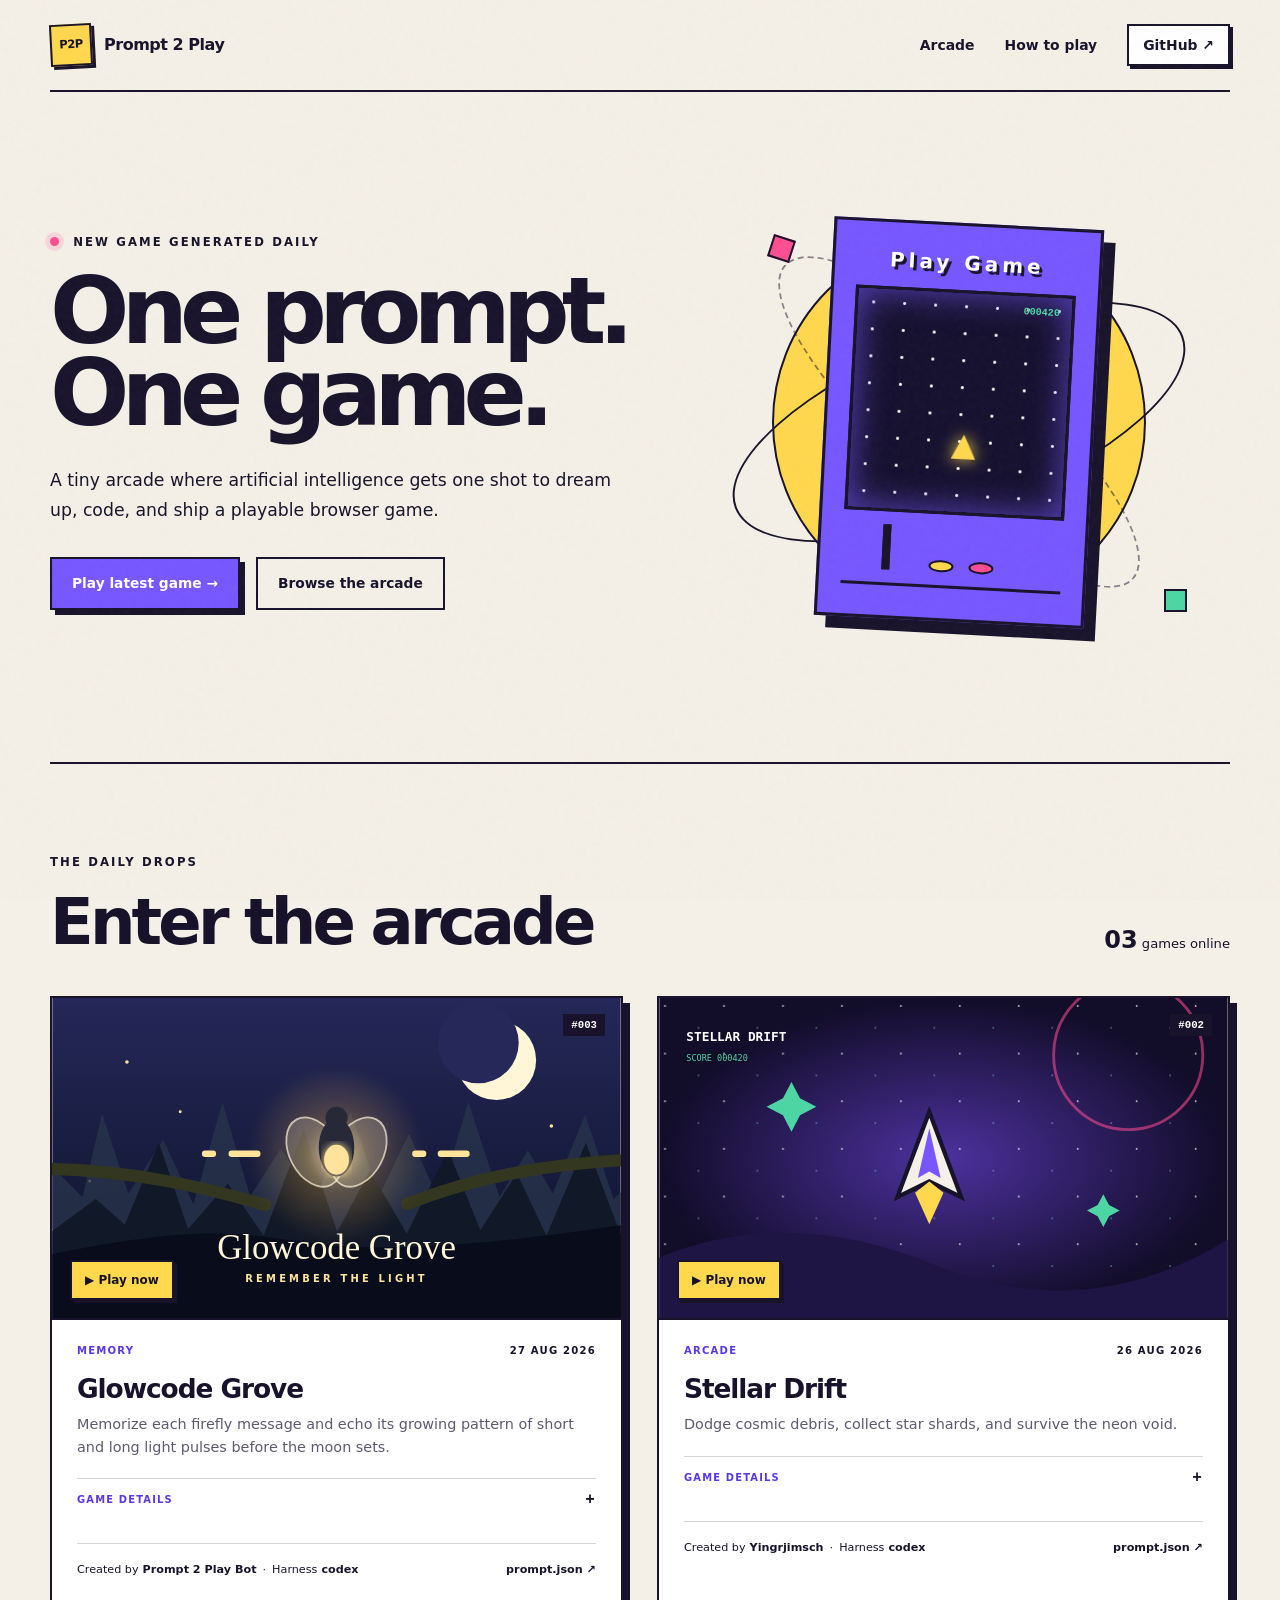
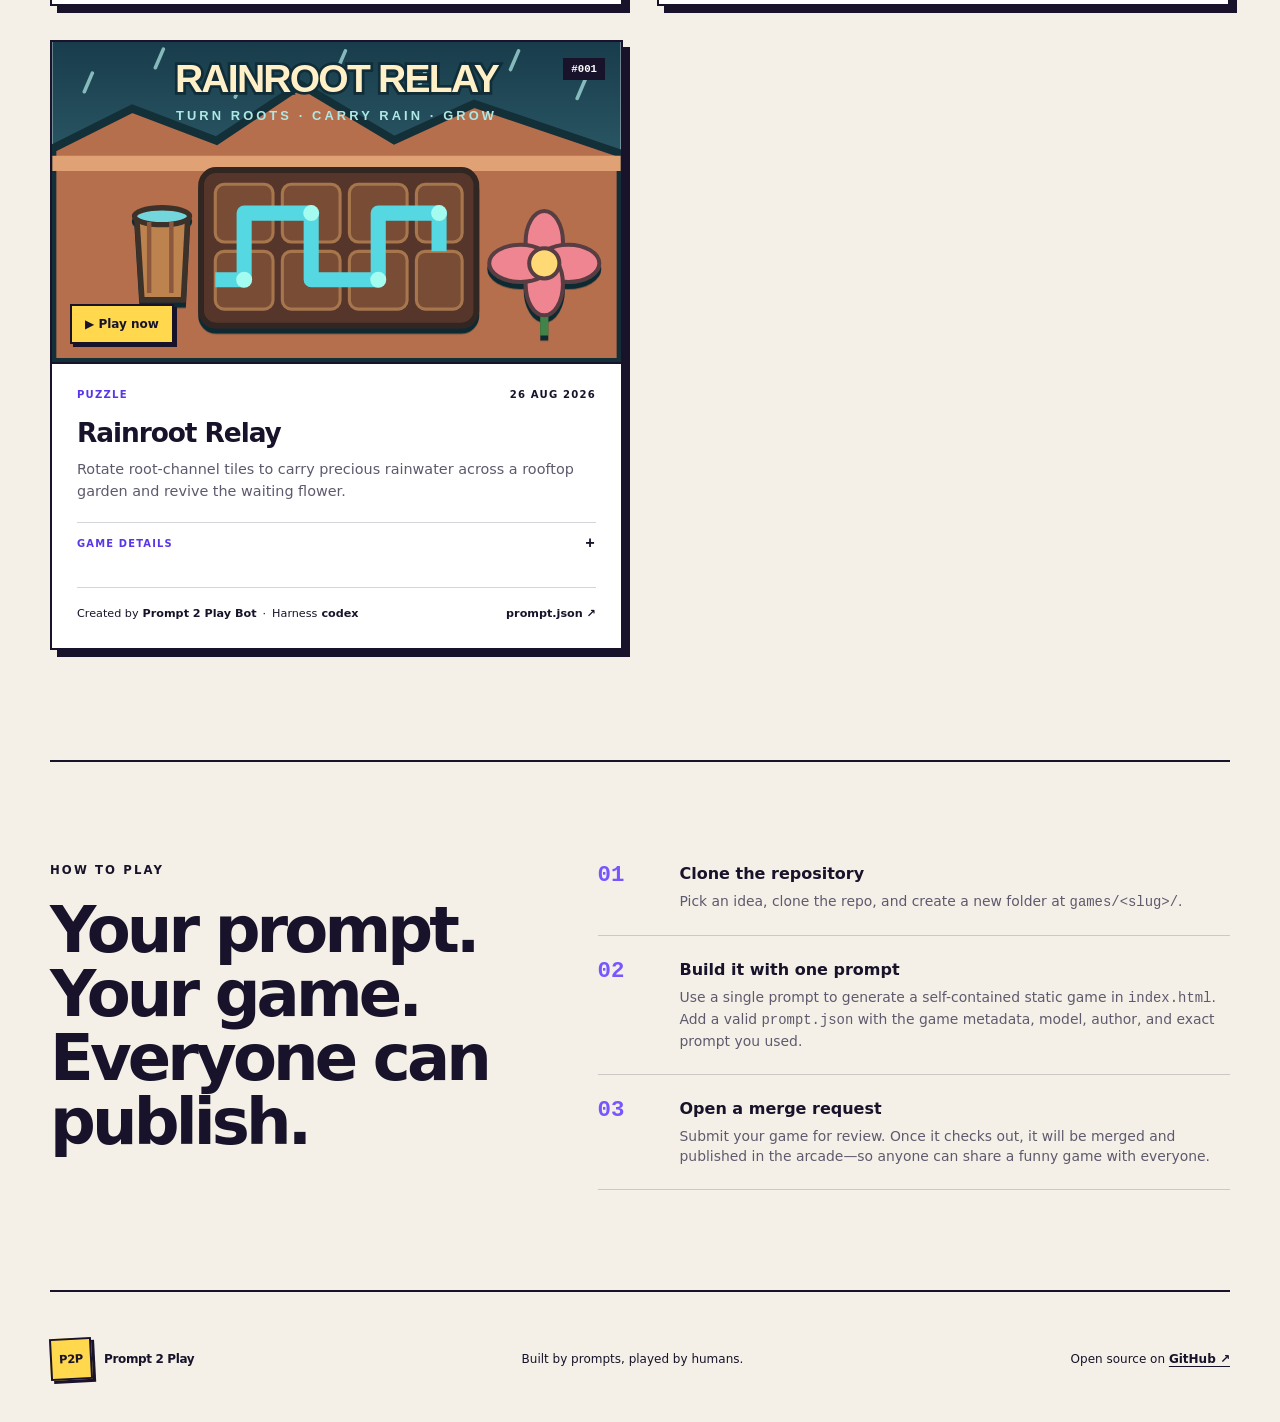
<file: index.html>
<!doctype html>
<html lang="en">
<head>
  <meta charset="UTF-8"><meta name="viewport" content="width=device-width,initial-scale=1">
  <meta name="description" content="A fresh AI-generated browser game every day.">
  <title>Prompt 2 Play — one prompt, one game, every day</title>
  <link rel="stylesheet" href="styles.css"><link rel="stylesheet" href="card-metadata.css"><script src="script.js" defer></script>
</head>
<body>
  <div class="noise" aria-hidden="true"></div>
  <header class="site-header">
    <a class="brand" href="./"><span class="brand-mark">P2P</span><span>Prompt 2 Play</span></a>
    <nav aria-label="Main navigation"><a href="#arcade">Arcade</a><a href="#about">How to play</a><a class="nav-github" href="https://github.com/">GitHub ↗</a></nav>
  </header>
  <main>
    <section class="hero">
      <div class="hero-copy">
        <p class="eyebrow"><span class="live-dot"></span> New game generated daily</p>
        <h1>One prompt.<br>One game.</h1>
        <p class="hero-intro">A tiny arcade where artificial intelligence gets one shot to dream up, code, and ship a playable browser game.</p>
        <div class="hero-actions"><a class="button primary" id="latest-game-link" href="#arcade">Play latest game →</a><a class="button secondary" href="#arcade">Browse the arcade</a></div>
      </div>
      <div class="hero-art" aria-hidden="true">
        <div class="orbit one"></div><div class="orbit two"></div><i class="pixel p1"></i><i class="pixel p2"></i>
        <div class="cabinet"><b>Play Game</b><div class="screen"><span class="ship">▲</span><small>000420</small></div><div class="controls-art"><i></i><i></i><i></i></div></div>
      </div>
    </section>
    <section class="arcade" id="arcade">
      <div class="section-heading"><div><p class="eyebrow">The daily drops</p><h2>Enter the arcade</h2></div><p><strong id="game-count">00</strong> <span id="game-count-label">games online</span></p></div>
      <div class="game-grid" id="game-grid" aria-live="polite"><p class="loading-games">Loading the arcade…</p></div>
    </section>
    <section class="about" id="about"><div><p class="eyebrow">How to play</p><h2>Your prompt. Your game. Everyone can publish.</h2></div><ol><li><span>01</span><div><strong>Clone the repository</strong><p>Pick an idea, clone the repo, and create a new folder at <code>games/&lt;slug&gt;/</code>.</p></div></li><li><span>02</span><div><strong>Build it with one prompt</strong><p>Use a single prompt to generate a self-contained static game in <code>index.html</code>. Add a valid <code>prompt.json</code> with the game metadata, model, author, and exact prompt you used.</p></div></li><li><span>03</span><div><strong>Open a merge request</strong><p>Submit your game for review. Once it checks out, it will be merged and published in the arcade—so anyone can share a funny game with everyone.</p></div></li></ol></section>
  </main>
  <footer class="site-footer"><a class="brand" href="./"><span class="brand-mark">P2P</span><span>Prompt 2 Play</span></a><p>Built by prompts, played by humans.</p><p>Open source on <a href="https://github.com/">GitHub ↗</a></p></footer>
</body>
</html>
</file>
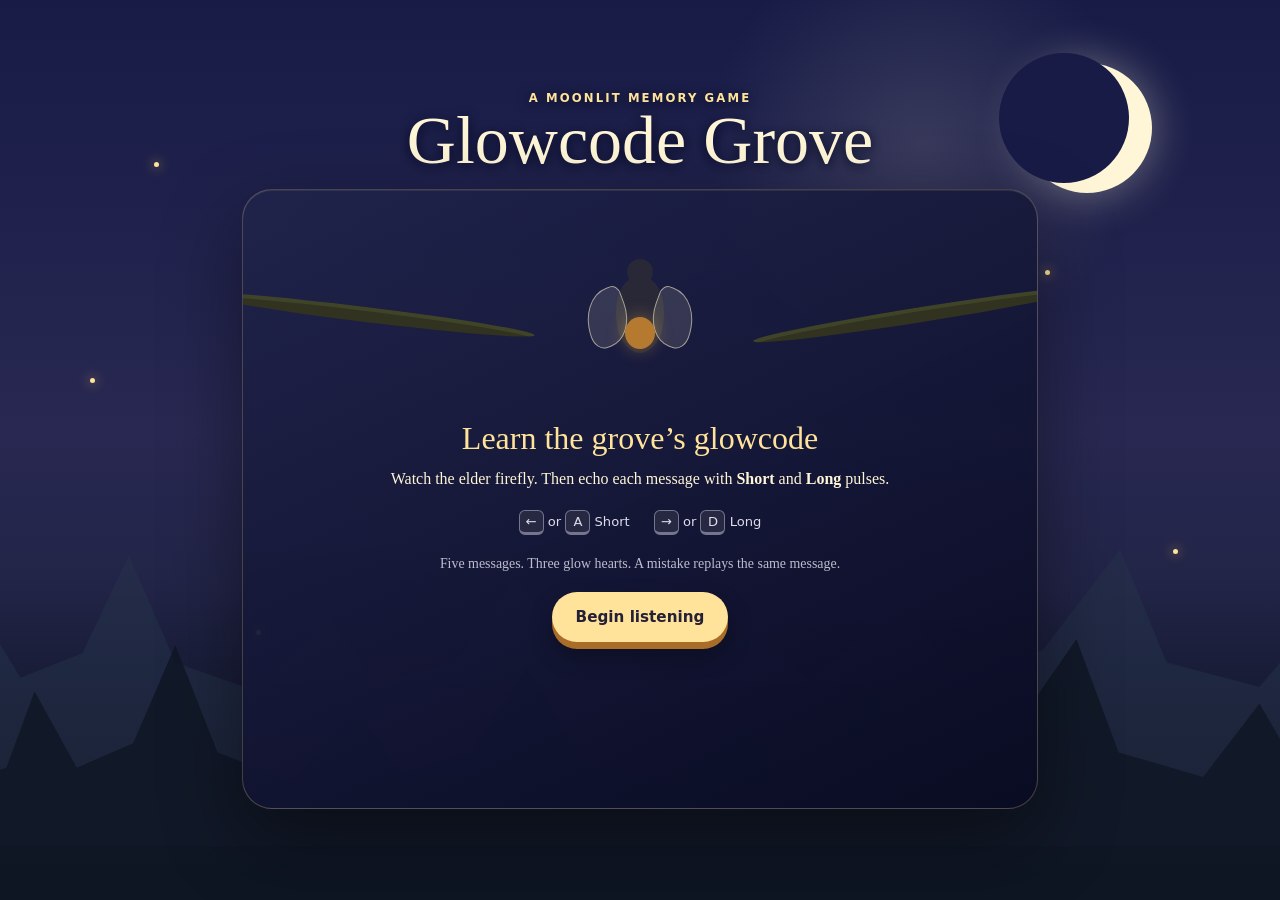
<file: games/glowcode-grove/index.html>
<!doctype html>
<html lang="en">
<head>
  <meta charset="utf-8">
  <meta name="viewport" content="width=device-width, initial-scale=1">
  <meta name="theme-color" content="#11142f">
  <title>Glowcode Grove</title>
  <link rel="stylesheet" href="game.css">
</head>
<body>
  <main class="game-shell" aria-labelledby="game-title">
    <div class="sky" aria-hidden="true">
      <span class="moon"></span>
      <span class="speck speck-1"></span>
      <span class="speck speck-2"></span>
      <span class="speck speck-3"></span>
      <span class="speck speck-4"></span>
      <span class="speck speck-5"></span>
      <div class="trees trees-back"></div>
      <div class="trees trees-front"></div>
    </div>

    <header class="masthead">
      <p class="eyebrow">A moonlit memory game</p>
      <h1 id="game-title">Glowcode Grove</h1>
    </header>

    <section class="game-card" aria-label="Glowcode Grove game">
      <div class="hud" id="hud" hidden>
        <div>
          <span class="hud-label">Message</span>
          <strong id="round-readout">1 / 5</strong>
        </div>
        <div class="progress-pips" id="progress-pips" aria-label="Message progress"></div>
        <div class="hearts" id="hearts" aria-label="3 glow hearts remaining"></div>
      </div>

      <div class="lantern-stage" aria-hidden="true">
        <div class="branch branch-left"></div>
        <div class="branch branch-right"></div>
        <div class="firefly" id="firefly">
          <span class="wing wing-left"></span>
          <span class="wing wing-right"></span>
          <span class="glow-core"></span>
        </div>
        <div class="light-rings" id="light-rings"></div>
      </div>

      <div class="panel">
        <div id="start-screen" class="screen">
          <h2>Learn the grove’s glowcode</h2>
          <p>Watch the elder firefly. Then echo each message with <strong>Short</strong> and <strong>Long</strong> pulses.</p>
          <div class="legend" aria-label="Pulse controls">
            <span><kbd>←</kbd> or <kbd>A</kbd> Short</span>
            <span><kbd>→</kbd> or <kbd>D</kbd> Long</span>
          </div>
          <p class="small-copy">Five messages. Three glow hearts. A mistake replays the same message.</p>
          <button class="primary-button" id="start-button" type="button">Begin listening</button>
        </div>

        <div id="play-screen" class="screen" hidden>
          <p id="status" class="status" role="status" aria-live="polite">Listen closely…</p>
          <div class="history-wrap">
            <span class="history-label">Your echo</span>
            <div class="history" id="history" aria-label="Your entered pulses"></div>
          </div>
          <div class="controls" aria-label="Pulse input">
            <button class="pulse-button short-button" id="short-button" type="button" disabled>
              <span class="pulse-mark dot"></span>
              <span><strong>Short</strong><small>Left / A</small></span>
            </button>
            <button class="pulse-button long-button" id="long-button" type="button" disabled>
              <span class="pulse-mark dash"></span>
              <span><strong>Long</strong><small>Right / D</small></span>
            </button>
          </div>
        </div>

        <div id="end-screen" class="screen" hidden>
          <p class="ending-kicker" id="ending-kicker">The grove remembers</p>
          <h2 id="ending-title">Glowcode complete!</h2>
          <p id="ending-copy">Every lantern in the grove answers your light.</p>
          <button class="primary-button" id="replay-button" type="button">Play a new pattern</button>
        </div>
      </div>
    </section>
  </main>
  <script src="game.js"></script>
</body>
</html>
</file>
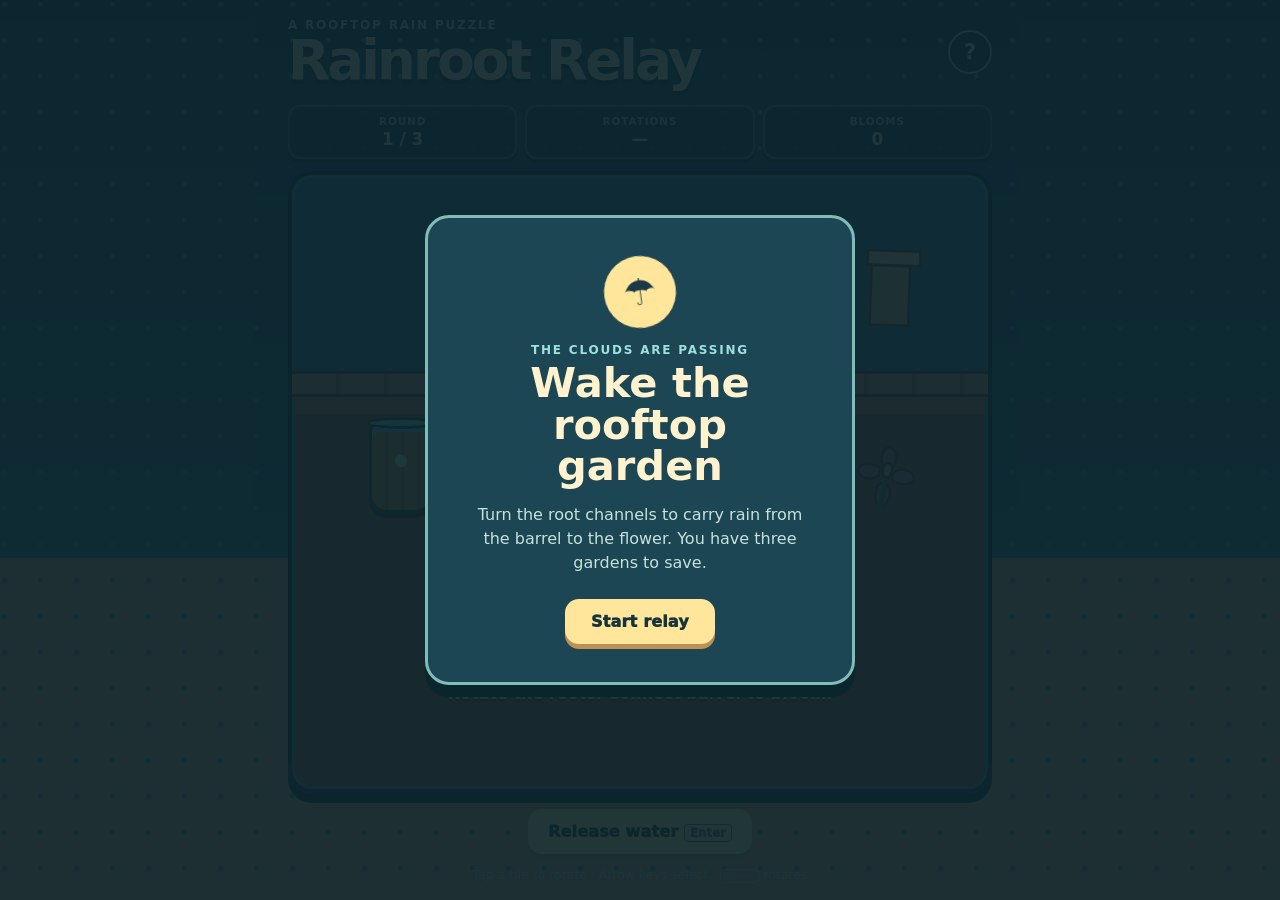
<file: games/rainroot-relay/index.html>
<!doctype html>
<html lang="en">
<head>
  <meta charset="utf-8">
  <meta name="viewport" content="width=device-width, initial-scale=1, viewport-fit=cover">
  <meta name="theme-color" content="#183c4b">
  <title>Rainroot Relay</title>
  <link rel="stylesheet" href="game.css">
</head>
<body>
  <main class="game-shell" aria-labelledby="game-title">
    <header class="topbar">
      <div>
        <p class="eyebrow">A rooftop rain puzzle</p>
        <h1 id="game-title">Rainroot Relay</h1>
      </div>
      <button class="soundless-help" id="help-button" type="button" aria-label="Show how to play">?</button>
    </header>

    <section class="status" aria-label="Game status">
      <div><span>Round</span><strong id="round-value">1 / 3</strong></div>
      <div><span>Rotations</span><strong id="turn-value">—</strong></div>
      <div><span>Blooms</span><strong id="bloom-value">0</strong></div>
    </section>

    <section class="garden" aria-label="Root channel puzzle">
      <div class="rain" aria-hidden="true"><i></i><i></i><i></i><i></i><i></i><i></i></div>
      <div class="chimney" aria-hidden="true"></div>
      <div class="play-row">
        <div class="barrel endpoint" aria-label="Rain barrel, route start">
          <span class="barrel-rim"></span><span class="drop">●</span>
        </div>
        <div id="board" class="board" role="grid" aria-label="Rotatable root tiles"></div>
        <div class="flower endpoint" id="flower" aria-label="Wilted flower, route goal">
          <span class="petal p1"></span><span class="petal p2"></span><span class="petal p3"></span><span class="petal p4"></span><span class="flower-center"></span><span class="stem"></span>
        </div>
      </div>
      <p id="message" class="message" aria-live="polite">Rotate the roots. Connect barrel to bloom.</p>
    </section>

    <div class="actions">
      <button id="flow-button" class="primary" type="button">Release water <kbd>Enter</kbd></button>
    </div>
    <p class="controls">Tap a tile to rotate · Arrow keys select · <kbd>Space</kbd> rotates</p>
  </main>

  <div id="overlay" class="overlay visible" role="dialog" aria-modal="true" aria-labelledby="overlay-title">
    <section class="card">
      <div class="card-art" aria-hidden="true">☂</div>
      <p class="eyebrow">The clouds are passing</p>
      <h2 id="overlay-title">Wake the rooftop garden</h2>
      <p id="overlay-copy">Turn the root channels to carry rain from the barrel to the flower. You have three gardens to save.</p>
      <button id="start-button" class="primary" type="button">Start relay</button>
    </section>
  </div>

  <script src="game.js"></script>
</body>
</html>
</file>
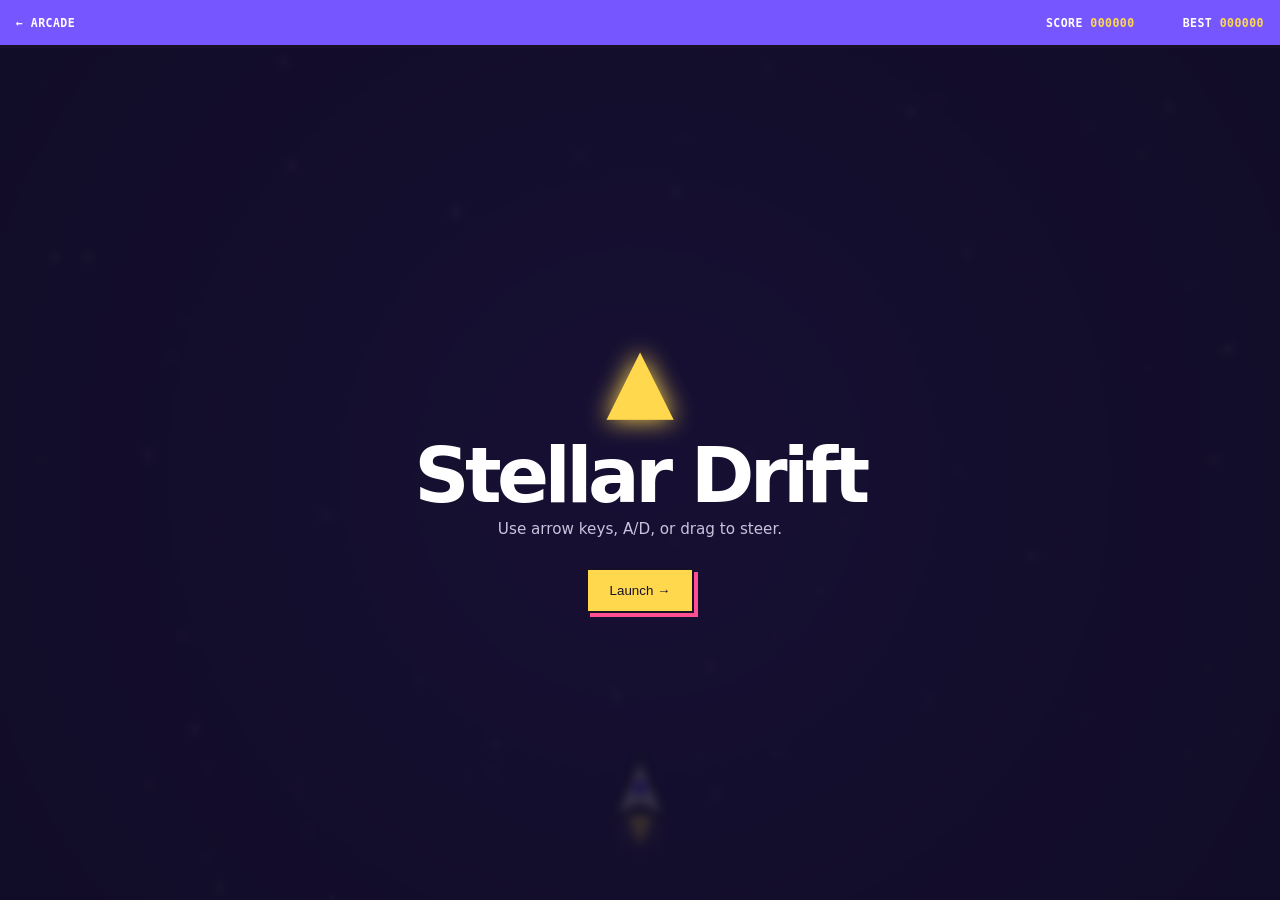
<file: games/stellar-drift/index.html>
<!doctype html>
<html lang="en">
<head>
  <meta charset="UTF-8">
  <meta name="viewport" content="width=device-width,initial-scale=1,viewport-fit=cover">
  <meta name="description" content="Play Stellar Drift, the first Prompt 2 Play minigame.">
  <title>Stellar Drift</title>
  <link rel="stylesheet" href="game.css">
  <script src="game.js" defer></script>
</head>
<body>
  <main class="game-shell" aria-label="Stellar Drift game">
    <div class="hud">
      <a href="../../" aria-label="Back to the Prompt 2 Play arcade">← ARCADE</a>
      <span>SCORE <b id="score">000000</b></span>
      <span>BEST <b id="best">000000</b></span>
    </div>
    <canvas id="game" width="720" height="720"></canvas>
    <div class="overlay" id="overlay">
      <div class="ship-icon" aria-hidden="true">▲</div>
      <h1>Stellar Drift</h1>
      <p>Use arrow keys, A/D, or drag to steer.</p>
      <button id="start-button">Launch →</button>
    </div>
  </main>
</body>
</html>
</file>
<file: styles.css>
:root{--ink:#18132a;--paper:#f4f0e7;--purple:#7657ff;--pink:#ff4e91;--yellow:#ffd84d;--green:#4dd6a4;--line:rgba(24,19,42,.18);--shadow:7px 7px 0 var(--ink)}
*{box-sizing:border-box}html{scroll-behavior:smooth}body{margin:0;color:var(--ink);background:var(--paper);font-family:"Arial Rounded MT Bold","Trebuchet MS",system-ui,sans-serif;line-height:1.5}a{color:inherit}img{display:block;max-width:100%}
.noise{position:fixed;inset:0;opacity:.035;pointer-events:none;z-index:20;background-image:url("data:image/svg+xml,%3Csvg viewBox='0 0 180 180' xmlns='http://www.w3.org/2000/svg'%3E%3Cfilter id='n'%3E%3CfeTurbulence type='fractalNoise' baseFrequency='.9' numOctaves='4'/%3E%3C/filter%3E%3Crect width='100%25' height='100%25' filter='url(%23n)'/%3E%3C/svg%3E")}
.site-header,.hero,.arcade,.about,.site-footer{width:min(1180px,calc(100% - 40px));margin-inline:auto}.site-header{height:92px;display:flex;align-items:center;justify-content:space-between;border-bottom:2px solid var(--ink)}
.brand{display:flex;align-items:center;gap:12px;text-decoration:none;font-weight:900;letter-spacing:-.03em}.brand-mark{display:grid;place-items:center;width:42px;height:42px;border:2px solid var(--ink);background:var(--yellow);box-shadow:3px 3px 0 var(--ink);font-size:.72rem;transform:rotate(-3deg)}nav{display:flex;gap:30px;align-items:center;font-size:.87rem;font-weight:800}nav a{text-decoration:none}nav a:hover{text-decoration:underline;text-underline-offset:4px}.nav-github{border:2px solid var(--ink);padding:9px 14px;box-shadow:3px 3px 0 var(--ink);background:white}
.hero{min-height:650px;display:grid;grid-template-columns:1.05fr .95fr;align-items:center;gap:40px;padding:80px 0 90px}.eyebrow{margin:0 0 18px;text-transform:uppercase;font-size:.73rem;font-weight:900;letter-spacing:.18em}.live-dot{display:inline-block;width:9px;height:9px;margin-right:8px;border-radius:50%;background:var(--pink);box-shadow:0 0 0 5px #ff4e9126;animation:pulse 2s infinite}@keyframes pulse{50%{box-shadow:0 0 0 9px #ff4e9100}}
h1{margin:0;font-size:clamp(3.3rem,7.3vw,6.7rem);line-height:.88;letter-spacing:-.085em}.hero-intro{max-width:580px;margin:32px 0;font-family:system-ui,sans-serif;font-size:1.08rem;line-height:1.7}.hero-actions{display:flex;flex-wrap:wrap;gap:16px}.button{display:inline-flex;align-items:center;justify-content:center;padding:14px 20px;border:2px solid var(--ink);text-decoration:none;font-size:.86rem;font-weight:900;transition:.15s}.button:hover{transform:translate(3px,3px);box-shadow:none}.primary{color:white;background:var(--purple);box-shadow:5px 5px 0 var(--ink)}.secondary{background:transparent}
.hero-art{position:relative;min-height:500px;display:grid;place-items:center}.hero-art:before{content:"";position:absolute;width:370px;height:370px;border-radius:50%;background:var(--yellow);border:2px solid var(--ink)}.orbit{position:absolute;border:2px solid var(--ink);border-radius:50%}.orbit.one{width:480px;height:180px;transform:rotate(-21deg)}.orbit.two{width:470px;height:140px;transform:rotate(42deg);border-style:dashed;opacity:.5}.pixel{position:absolute;width:23px;height:23px;border:2px solid var(--ink);z-index:2}.p1{top:13%;left:15%;background:var(--pink);transform:rotate(18deg)}.p2{bottom:12%;right:8%;background:var(--green)}
.cabinet{position:relative;z-index:1;width:270px;padding:22px 22px 30px;color:white;background:var(--purple);border:3px solid var(--ink);box-shadow:12px 12px 0 var(--ink);transform:rotate(3deg)}.cabinet>b{display:block;margin-bottom:12px;text-align:center;font-size:1.25rem;letter-spacing:.2em;text-shadow:3px 3px 0 var(--ink)}.screen{position:relative;height:225px;overflow:hidden;border:3px solid var(--ink);background-color:#15102e;background-image:radial-gradient(circle,#fff 1px,transparent 2px);background-size:31px 27px;box-shadow:inset 0 0 35px #7657ffb3}.ship{position:absolute;left:47%;bottom:44px;color:var(--yellow);font-size:2rem;filter:drop-shadow(0 0 8px var(--yellow))}.screen small{position:absolute;top:10px;right:12px;color:var(--green);font:700 .63rem monospace}.controls-art{height:74px;display:flex;align-items:flex-end;gap:15px;padding:0 0 13px 40px;border-bottom:3px solid var(--ink)}.controls-art i{width:25px;height:12px;border:2px solid var(--ink);border-radius:50%;background:var(--pink)}.controls-art i:nth-child(2){background:var(--yellow)}.controls-art i:first-child{height:45px;width:8px;margin-right:24px;border-radius:0;background:var(--ink)}
.arcade{padding:90px 0 110px;border-top:2px solid var(--ink)}.section-heading{display:flex;justify-content:space-between;align-items:end;margin-bottom:42px}.section-heading>p{margin:0;font: .82rem system-ui,sans-serif}.section-heading>p strong{font-size:1.5rem}h2{margin:0;font-size:clamp(2.2rem,5vw,4.3rem);line-height:1;letter-spacing:-.06em}.game-grid{display:grid;grid-template-columns:repeat(2,1fr);gap:34px}.card{overflow:hidden;border:2px solid var(--ink);background:white;box-shadow:var(--shadow);transition:.18s}.card:hover{transform:translate(-2px,-2px);box-shadow:10px 10px 0 var(--ink)}
.loading-games{grid-column:1/-1;margin:0;padding:40px;border:2px dashed var(--ink);text-align:center;font:800 .9rem system-ui,sans-serif}
.preview{position:relative;display:block;overflow:hidden;border-bottom:2px solid var(--ink)}.preview img{width:100%;aspect-ratio:16/9;object-fit:cover;transition:.3s}.preview:hover img{transform:scale(1.025)}.play-pill{position:absolute;left:18px;bottom:18px;padding:9px 13px;background:var(--yellow);border:2px solid var(--ink);box-shadow:3px 3px 0 var(--ink);font-size:.75rem;font-weight:900}.number{position:absolute;top:16px;right:16px;padding:5px 8px;color:white;background:var(--ink);font:700 .67rem monospace}.card-body{padding:23px 25px 25px}.kicker{display:flex;justify-content:space-between;text-transform:uppercase;font-size:.63rem;font-weight:900;letter-spacing:.12em}.kicker span:first-child{color:#5937e8}.card h3{margin:11px 0 5px;font-size:1.65rem;letter-spacing:-.04em}.card h3 a{text-decoration:none}.card-body>p{margin:0;color:#5e596d;font:.9rem/1.55 system-ui,sans-serif}.card-footer{display:flex;justify-content:space-between;align-items:center;gap:12px;margin-top:22px;padding-top:18px;border-top:1px solid var(--line);font-size:.7rem}.author{display:flex;flex-wrap:wrap;align-items:center;gap:4px}.author-separator{margin-inline:2px}.card-footer a{flex:none;font-weight:900;text-decoration:none}
.placeholder{opacity:.84}.placeholder-art{min-height:200px;display:grid;place-items:center;border-bottom:2px solid var(--ink);background-size:28px 28px;background-image:linear-gradient(45deg,#18132a14 25%,transparent 25%,transparent 75%,#18132a14 75%),linear-gradient(45deg,#18132a14 25%,transparent 25%,transparent 75%,#18132a14 75%);background-position:0 0,14px 14px}.placeholder-art span{display:grid;place-items:center;width:76px;height:76px;border:3px solid var(--ink);border-radius:50%;background:var(--paper);box-shadow:5px 5px 0 var(--ink);font-size:2.4rem;transform:rotate(-7deg)}.purple .placeholder-art{background-color:#b5a5ff}.orange .placeholder-art{background-color:#ffae89}.green .placeholder-art{background-color:#8de8c7}
.about{display:grid;grid-template-columns:.85fr 1.15fr;gap:80px;padding:100px 0;border-top:2px solid var(--ink)}.about ol{margin:0;padding:0;list-style:none}.about li{display:grid;grid-template-columns:62px 1fr;gap:20px;padding:22px 0;border-bottom:1px solid var(--line)}.about li:first-child{padding-top:0}.about li>span{color:var(--purple);font:900 1.4rem monospace}.about li p{margin:5px 0 0;color:#5e596d;font:.87rem/1.5 system-ui,sans-serif}.site-footer{min-height:135px;display:flex;align-items:center;justify-content:space-between;border-top:2px solid var(--ink);font:.75rem system-ui,sans-serif}.site-footer p{margin:0}.site-footer a{font-weight:800;text-underline-offset:3px}
@media(max-width:820px){nav>a:not(.nav-github){display:none}.hero{grid-template-columns:1fr;padding-top:60px}.hero-art{min-height:460px}.about{grid-template-columns:1fr;gap:50px}}@media(max-width:620px){.site-header,.hero,.arcade,.about,.site-footer{width:calc(100% - 28px)}.site-header{height:76px}.brand>span:last-child{display:none}h1{font-size:clamp(3.2rem,17vw,5rem)}.hero{min-height:auto;padding-bottom:65px}.hero-art{min-height:380px;transform:scale(.82);margin:-30px -40px}.game-grid{grid-template-columns:1fr;gap:28px}.section-heading>p{display:none}.site-footer{flex-direction:column;justify-content:center;gap:12px}}@media(prefers-reduced-motion:reduce){*{scroll-behavior:auto!important;animation:none!important;transition:none!important}}
</file>
<file: card-metadata.css>
.game-details { margin-top: 20px; border-top: 1px solid var(--line); }
.game-details summary { display: flex; align-items: center; justify-content: space-between; padding: 13px 0; color: #5937e8; cursor: pointer; list-style: none; text-transform: uppercase; font: 900 .62rem/1 system-ui, sans-serif; letter-spacing: .12em; }
.game-details summary::-webkit-details-marker { display: none; }
.game-details summary::after { content: "+"; color: var(--ink); font: 900 1rem/1 monospace; }
.game-details[open] summary::after { content: "−"; }
.game-details summary:hover { text-decoration: underline; text-underline-offset: 4px; }

.game-meta { display: grid; grid-template-columns: repeat(2, minmax(0, 1fr)); gap: 0 22px; margin: 0; padding: 0; border-top: 1px solid var(--line); }
.game-meta div { display: grid; grid-template-columns: auto 1fr; gap: 9px; padding: 9px 0; border-bottom: 1px solid var(--line); font: 700 .68rem/1.4 system-ui, sans-serif; }
.game-meta div:nth-child(3) { grid-column: 1 / -1; }
.game-meta dt { color: #777184; text-transform: uppercase; font-size: .56rem; letter-spacing: .1em; }
.game-meta dd { min-width: 0; margin: 0; text-align: right; overflow-wrap: anywhere; }
.prompt-copy { margin-top: 14px; padding: 15px 16px; background: #f4f0e7; border: 1px solid var(--line); }
.prompt-copy > span { display: block; margin-bottom: 7px; color: #5937e8; text-transform: uppercase; font-size: .57rem; font-weight: 900; letter-spacing: .12em; }
.prompt-copy p { margin: 0; color: #494354; font: .74rem/1.55 system-ui, sans-serif; }

@media (max-width: 620px) {
  .game-meta { grid-template-columns: 1fr; }
  .game-meta div:nth-child(3) { grid-column: auto; }
}
</file>
<file: games/glowcode-grove/game.css>
:root {
  color-scheme: dark;
  --indigo-950: #090b22;
  --indigo-900: #11142f;
  --indigo-800: #20234b;
  --moss: #566b3d;
  --moss-light: #8da765;
  --amber: #ffbd54;
  --amber-bright: #ffe39b;
  --cream: #fff6d8;
  --rose: #ee7f87;
  --ink: #242036;
}

* { box-sizing: border-box; }

html { min-height: 100%; }

body {
  margin: 0;
  min-width: 280px;
  min-height: 100vh;
  min-height: 100dvh;
  overflow-x: hidden;
  font-family: Georgia, "Times New Roman", serif;
  color: var(--cream);
  background: var(--indigo-950);
}

button { font: inherit; }

.game-shell {
  position: relative;
  isolation: isolate;
  display: grid;
  align-content: center;
  width: min(100%, 880px);
  min-height: 100vh;
  min-height: 100dvh;
  margin: 0 auto;
  padding: clamp(18px, 4vw, 42px);
}

.sky,
.sky::after {
  position: fixed;
  inset: 0;
  z-index: -3;
  pointer-events: none;
}

.sky {
  overflow: hidden;
  background:
    radial-gradient(circle at 72% 16%, rgba(255, 246, 216, .12), transparent 18%),
    linear-gradient(#171b46 0%, #282852 48%, #151c31 100%);
}

.sky::after {
  content: "";
  background: linear-gradient(transparent 65%, rgba(4, 9, 18, .72));
}

.moon {
  position: absolute;
  top: 7vh;
  right: 10vw;
  width: clamp(70px, 12vw, 130px);
  aspect-ratio: 1;
  border-radius: 50%;
  background: var(--cream);
  box-shadow: 0 0 45px rgba(255, 246, 216, .38);
}

.moon::after {
  content: "";
  position: absolute;
  top: -8%;
  left: -18%;
  width: 100%;
  height: 100%;
  border-radius: 50%;
  background: #171b46;
}

.trees {
  position: absolute;
  right: -5%;
  bottom: -4%;
  left: -5%;
  height: 34%;
  opacity: .85;
  background-repeat: repeat-x;
  background-size: 180px 100%;
  clip-path: polygon(0 100%, 0 52%, 5% 45%, 7% 20%, 10% 45%, 14% 37%, 17% 5%, 20% 40%, 25% 49%, 30% 26%, 33% 47%, 38% 40%, 42% 12%, 46% 43%, 52% 50%, 57% 31%, 61% 46%, 67% 19%, 70% 45%, 76% 36%, 81% 3%, 84% 40%, 90% 48%, 94% 24%, 97% 48%, 100% 38%, 100% 100%);
}

.trees-back { bottom: 6%; background: #26334a; opacity: .52; transform: scaleX(1.1); }
.trees-front { background: #101725; }

.speck {
  position: absolute;
  width: 5px;
  height: 5px;
  border-radius: 50%;
  background: var(--amber-bright);
  box-shadow: 0 0 12px var(--amber);
  animation: drift 5s ease-in-out infinite alternate;
}

.speck-1 { top: 18%; left: 12%; }
.speck-2 { top: 42%; left: 7%; animation-delay: -2s; }
.speck-3 { top: 30%; right: 18%; animation-delay: -3.5s; }
.speck-4 { top: 61%; right: 8%; animation-delay: -1s; }
.speck-5 { top: 70%; left: 20%; animation-delay: -4s; }

.masthead { margin-bottom: 16px; text-align: center; text-shadow: 0 2px 12px var(--indigo-950); }
.eyebrow { margin: 0 0 3px; color: var(--amber-bright); font: 700 .73rem/1.2 system-ui, sans-serif; letter-spacing: .18em; text-transform: uppercase; }
h1 { margin: 0; font-size: clamp(2rem, 8vw, 4.25rem); font-weight: 500; line-height: .95; }

.game-card {
  position: relative;
  overflow: hidden;
  min-height: min(620px, calc(100dvh - 140px));
  border: 1px solid rgba(255, 227, 155, .24);
  border-radius: 30px;
  background: linear-gradient(155deg, rgba(32, 35, 75, .94), rgba(9, 11, 34, .96));
  box-shadow: 0 28px 80px rgba(0, 0, 0, .42), inset 0 1px rgba(255, 255, 255, .08);
}

.hud {
  position: relative;
  z-index: 4;
  display: grid;
  grid-template-columns: 1fr auto 1fr;
  align-items: center;
  gap: 12px;
  padding: 18px 22px;
  border-bottom: 1px solid rgba(255, 255, 255, .08);
  background: rgba(7, 9, 26, .36);
  font-family: system-ui, sans-serif;
}

.hud-label { display: block; color: #b8b8cd; font-size: .67rem; letter-spacing: .12em; text-transform: uppercase; }
.hud strong { font-size: 1rem; }
.progress-pips { display: flex; gap: 6px; }
.progress-pips span { width: 9px; height: 9px; border: 1px solid var(--amber); border-radius: 50%; }
.progress-pips .complete { background: var(--amber); box-shadow: 0 0 9px rgba(255, 189, 84, .7); }
.hearts { justify-self: end; display: flex; gap: 4px; color: var(--rose); font: 1.3rem system-ui, sans-serif; }
.hearts .spent { opacity: .2; filter: grayscale(1); }

.lantern-stage {
  position: relative;
  display: grid;
  place-items: center;
  height: 250px;
}

.branch { position: absolute; top: 47%; width: 43%; height: 15px; border-radius: 100%; background: #31321f; box-shadow: inset 0 4px rgba(141, 167, 101, .15); }
.branch-left { left: -6%; transform: rotate(7deg); }
.branch-right { right: -7%; transform: rotate(-9deg); }

.firefly {
  position: relative;
  z-index: 2;
  width: 48px;
  height: 76px;
  border-radius: 46% 46% 52% 52%;
  background: #282837;
  transform-origin: center;
  transition: transform .18s ease;
}

.firefly::before { content: ""; position: absolute; top: -18px; left: 11px; width: 26px; height: 26px; border-radius: 50%; background: #282837; }
.wing { position: absolute; top: 5px; width: 43px; height: 57px; border: 1px solid rgba(255, 246, 216, .54); background: rgba(255, 246, 216, .13); }
.wing-left { right: 37px; border-radius: 80% 20% 70% 30%; transform: rotate(-20deg); transform-origin: right center; }
.wing-right { left: 37px; border-radius: 20% 80% 30% 70%; transform: rotate(20deg); transform-origin: left center; }
.glow-core { position: absolute; right: 9px; bottom: 4px; left: 9px; height: 32px; border-radius: 50%; background: #b57a30; box-shadow: 0 0 18px rgba(255, 189, 84, .36); transition: all .16s ease; }

.firefly.pulse-short { transform: scale(1.08); }
.firefly.pulse-long { transform: scale(1.15); }
.firefly.pulse-short .glow-core,
.firefly.pulse-long .glow-core { background: var(--amber-bright); box-shadow: 0 0 25px 12px rgba(255, 189, 84, .65), 0 0 70px 28px rgba(255, 189, 84, .24); }
.firefly.pulse-long .wing-left { transform: rotate(-30deg); }
.firefly.pulse-long .wing-right { transform: rotate(30deg); }
.firefly.error { animation: shake .35s ease; }

.light-rings { position: absolute; width: 110px; aspect-ratio: 1; border: 2px solid transparent; border-radius: 50%; pointer-events: none; }
.light-rings.active { animation: ring .55s ease-out; border-color: rgba(255, 227, 155, .64); }
.light-rings.long { animation-duration: .9s; }

.panel { position: relative; z-index: 3; min-height: 250px; margin-top: -20px; padding: 0 clamp(18px, 6vw, 54px) 28px; text-align: center; }
.screen { animation: appear .3s ease both; }
.screen[hidden], .hud[hidden] { display: none; }
h2 { margin: 0 0 10px; color: var(--amber-bright); font-size: clamp(1.35rem, 4vw, 2rem); font-weight: 500; }
.screen p { max-width: 540px; margin: 0 auto 18px; line-height: 1.55; }
.small-copy { color: #bdbdce; font-size: .87rem; }
.legend { display: flex; justify-content: center; flex-wrap: wrap; gap: 10px 24px; margin: 18px 0; color: #dedbeb; font: .82rem system-ui, sans-serif; }
kbd { display: inline-grid; min-width: 25px; min-height: 25px; place-items: center; padding: 2px 5px; border: 1px solid #75758e; border-bottom-width: 3px; border-radius: 6px; background: #272942; font: inherit; }

.primary-button,
.pulse-button {
  border: 0;
  cursor: pointer;
  -webkit-tap-highlight-color: transparent;
}

.primary-button {
  min-height: 50px;
  padding: 12px 24px;
  border-radius: 999px;
  color: var(--ink);
  background: var(--amber-bright);
  box-shadow: 0 7px 0 #a96d28, 0 12px 24px rgba(0, 0, 0, .28);
  font: 800 .95rem system-ui, sans-serif;
}
.primary-button:hover { background: #fff0bb; transform: translateY(-1px); }
.primary-button:active { transform: translateY(4px); box-shadow: 0 3px 0 #a96d28; }

.status { min-height: 25px; margin-bottom: 12px !important; color: var(--amber-bright); font-weight: 700; }
.history-wrap { min-height: 70px; }
.history-label { color: #aeadc2; font: .7rem system-ui, sans-serif; letter-spacing: .12em; text-transform: uppercase; }
.history { display: flex; justify-content: center; align-items: center; gap: 7px; min-height: 34px; margin-top: 5px; }
.history-pulse { display: inline-block; height: 8px; border-radius: 10px; background: var(--amber-bright); box-shadow: 0 0 8px rgba(255, 189, 84, .55); animation: appear .2s ease; }
.history-pulse.short { width: 8px; }
.history-pulse.long { width: 28px; }

.controls { display: grid; grid-template-columns: 1fr 1fr; gap: 12px; max-width: 500px; margin: 7px auto 0; }
.pulse-button { display: flex; align-items: center; justify-content: center; gap: 12px; min-height: 72px; padding: 10px; border: 1px solid rgba(255, 227, 155, .28); border-radius: 18px; color: var(--cream); background: rgba(86, 107, 61, .43); box-shadow: inset 0 1px rgba(255, 255, 255, .08); }
.pulse-button:hover:not(:disabled) { background: rgba(112, 135, 78, .58); transform: translateY(-2px); }
.pulse-button:active:not(:disabled) { transform: translateY(2px); }
.pulse-button:disabled { cursor: not-allowed; opacity: .38; }
.pulse-button strong, .pulse-button small { display: block; text-align: left; font-family: system-ui, sans-serif; }
.pulse-button small { margin-top: 2px; color: #c6c4d0; font-size: .67rem; }
.pulse-mark { display: block; height: 10px; border-radius: 999px; background: var(--amber-bright); box-shadow: 0 0 12px rgba(255, 189, 84, .55); }
.pulse-mark.dot { width: 10px; }
.pulse-mark.dash { width: 32px; }
.ending-kicker { margin-bottom: 6px !important; color: var(--moss-light); font: 700 .72rem system-ui, sans-serif; letter-spacing: .16em; text-transform: uppercase; }

button:focus-visible { outline: 3px solid white; outline-offset: 4px; }

@keyframes drift { to { transform: translate(14px, -18px); opacity: .45; } }
@keyframes appear { from { opacity: 0; transform: translateY(8px); } }
@keyframes ring { from { transform: scale(.45); opacity: 1; } to { transform: scale(2.25); opacity: 0; } }
@keyframes shake { 25% { transform: translateX(-9px) rotate(-5deg); } 75% { transform: translateX(9px) rotate(5deg); } }

@media (max-width: 520px) {
  .game-shell { align-content: start; padding: 14px 10px 20px; }
  .masthead { margin: 7px 0 12px; }
  .game-card { min-height: calc(100dvh - 105px); border-radius: 24px; }
  .hud { padding: 13px 14px; }
  .lantern-stage { height: 215px; }
  .panel { margin-top: -12px; padding-right: 14px; padding-left: 14px; }
  .controls { gap: 8px; }
  .pulse-button { min-height: 68px; gap: 8px; border-radius: 15px; }
}

@media (max-width: 345px) {
  .progress-pips { display: none; }
  .hud { grid-template-columns: 1fr 1fr; }
  .lantern-stage { height: 195px; }
  .panel { padding-bottom: 18px; }
  .pulse-button { padding: 8px 5px; }
  .pulse-mark.dash { width: 24px; }
}

@media (prefers-reduced-motion: reduce) {
  *, *::before, *::after { scroll-behavior: auto !important; animation-duration: .01ms !important; animation-iteration-count: 1 !important; transition-duration: .01ms !important; }
}
</file>
<file: games/rainroot-relay/game.css>
:root {
  color-scheme: dark;
  --ink: #17343d;
  --sky: #22556a;
  --rain: #8ed8da;
  --paper: #f5dfb3;
  --soil: #704832;
  --root: #cf9c56;
  --water: #54d8e2;
  --leaf: #72a95a;
  --pink: #ef8591;
}

* { box-sizing: border-box; }

html, body { min-height: 100%; }

body {
  margin: 0;
  min-height: 100svh;
  overflow-x: hidden;
  font-family: ui-rounded, "Trebuchet MS", system-ui, sans-serif;
  color: var(--paper);
  background:
    radial-gradient(circle at 12% 12%, #457c84 0 2px, transparent 3px),
    linear-gradient(#183c4b, #2c6570 62%, #d39b72 62%);
  background-size: 36px 36px, auto;
}

button { font: inherit; }

button:focus-visible { outline: 4px solid #fff2a8; outline-offset: 3px; }

.game-shell {
  width: min(760px, 100%);
  min-height: 100svh;
  margin: auto;
  padding: max(18px, env(safe-area-inset-top)) clamp(14px, 4vw, 28px) max(18px, env(safe-area-inset-bottom));
  display: flex;
  flex-direction: column;
}

.topbar { display: flex; align-items: center; justify-content: space-between; gap: 18px; }
.eyebrow { margin: 0 0 3px; color: #9ee1dc; font-size: .75rem; font-weight: 900; letter-spacing: .15em; text-transform: uppercase; }
h1 { margin: 0; font-size: clamp(2rem, 8vw, 3.4rem); line-height: .95; letter-spacing: -.05em; text-shadow: 0 4px 0 #102d38; }

.soundless-help {
  width: 44px; height: 44px; border: 2px solid #8fc7c5; border-radius: 50%;
  color: var(--paper); background: #173c4a; font-size: 1.3rem; font-weight: 900; cursor: pointer;
}

.status {
  display: grid; grid-template-columns: repeat(3, 1fr); gap: 8px;
  margin: 18px 0 12px;
}
.status div {
  padding: 8px 10px; border: 2px solid #416f73; border-radius: 12px;
  background: #173844cc; box-shadow: 0 4px 0 #102d38;
  text-align: center;
}
.status span { display: block; color: #9ac7c5; font-size: .65rem; font-weight: 800; letter-spacing: .09em; text-transform: uppercase; }
.status strong { display: block; margin-top: 2px; font-size: 1.05rem; }

.garden {
  position: relative; flex: 1; min-height: 360px; overflow: hidden;
  display: flex; flex-direction: column; justify-content: center;
  border: 4px solid #122f39; border-radius: 24px;
  background: linear-gradient(#397184 0 34%, #b66f4c 34% 39%, #8c573c 39% 100%);
  box-shadow: 0 10px 0 #102c35, inset 0 0 0 3px #558493;
}

.garden::before {
  content: ""; position: absolute; left: 0; right: 0; top: 32%; height: 20px;
  background: repeating-linear-gradient(90deg, #d28c61 0 44px, #ad6547 44px 48px);
  border-block: 3px solid #703e31;
}
.chimney { position: absolute; right: 11%; top: 13%; width: 42px; height: 72px; background: #d4a37c; border: 3px solid #654638; transform: rotate(2deg); }
.chimney::before { content: ""; position: absolute; left: -7px; top: -9px; width: 50px; height: 12px; background: #efc090; border: 3px solid #654638; }

.rain { position: absolute; inset: 0 0 62% 0; overflow: hidden; }
.rain i { position: absolute; top: -18px; width: 3px; height: 16px; border-radius: 50%; background: #aee8e6; transform: rotate(18deg); animation: rainfall 1.2s linear infinite; }
.rain i:nth-child(1) { left: 8%; animation-delay: -.2s; }
.rain i:nth-child(2) { left: 25%; animation-delay: -.8s; }
.rain i:nth-child(3) { left: 42%; animation-delay: -.4s; }
.rain i:nth-child(4) { left: 61%; animation-delay: -1s; }
.rain i:nth-child(5) { left: 78%; animation-delay: -.6s; }
.rain i:nth-child(6) { left: 92%; animation-delay: -.1s; }
@keyframes rainfall { to { transform: translate(-28px, 180px) rotate(18deg); } }

.play-row { position: relative; z-index: 2; display: flex; align-items: center; justify-content: center; gap: clamp(4px, 1.5vw, 12px); padding: 30px 8px 10px; }
.board {
  --size: 3;
  width: min(68vw, 390px); aspect-ratio: 1;
  display: grid; grid-template-columns: repeat(var(--size), 1fr); gap: clamp(3px, .8vw, 6px);
  padding: 7px; border: 3px solid #4f3028; border-radius: 14px;
  background: #55352b; box-shadow: 0 7px 0 #3d2824;
}

.tile {
  position: relative; min-width: 0; padding: 0; overflow: hidden; cursor: pointer;
  border: 2px solid #926744; border-radius: 10px; background: #794d35;
  box-shadow: inset 0 0 0 2px #5d3a2f; touch-action: manipulation;
}
.tile::after { content: ""; display: block; padding-bottom: 100%; }
.tile:hover { background: #85583b; }
.tile.selected { border-color: #fff2a8; box-shadow: 0 0 0 3px #fff2a8, inset 0 0 0 2px #5d3a2f; z-index: 2; }
.tile.watered { background: #4c5e4b; animation: watered .32s ease both; }
.tile.leak { animation: shake .38s ease; border-color: #ffb087; }
@keyframes watered { 50% { transform: scale(1.07); } }
@keyframes shake { 25% { transform: translateX(-5px); } 50% { transform: translateX(5px); } 75% { transform: translateX(-3px); } }

.root-center, .arm { position: absolute; background: var(--root); pointer-events: none; transition: background .2s; }
.root-center { left: 35%; top: 35%; width: 30%; height: 30%; border-radius: 50%; }
.arm.n, .arm.s { left: 41%; width: 18%; height: 50%; }
.arm.e, .arm.w { top: 41%; width: 50%; height: 18%; }
.arm.n { top: 0; } .arm.s { bottom: 0; } .arm.e { right: 0; } .arm.w { left: 0; }
.tile.watered .root-center, .tile.watered .arm { background: var(--water); box-shadow: 0 0 8px #9afaff; }

.endpoint { position: relative; flex: 0 0 clamp(38px, 9vw, 64px); height: clamp(64px, 14vw, 92px); }
.barrel { align-self: center; border: 3px solid #46362e; border-radius: 10px 10px 18px 18px; background: repeating-linear-gradient(90deg, #c28a52 0 13px, #a97045 13px 16px); box-shadow: inset 0 8px #65cad4, 0 5px 0 #3f302c; }
.barrel-rim { position: absolute; left: -5px; right: -5px; top: -7px; height: 12px; border: 3px solid #46362e; border-radius: 50%; background: #77d6da; }
.drop { position: absolute; left: 50%; top: 30%; color: #c6fbf2; transform: translateX(-50%); }
.barrel.flowing .drop { animation: pulse .45s infinite alternate; }
@keyframes pulse { to { color: #fff; transform: translateX(-50%) scale(1.5); } }

.flower { align-self: center; transform-origin: bottom center; transform: rotate(10deg) scale(.83); transition: transform .5s; }
.flower.bloomed { transform: rotate(0) scale(1.08); }
.stem { position: absolute; left: 46%; top: 44%; width: 8%; height: 56%; border-radius: 5px; background: #3e813f; }
.petal, .flower-center { position: absolute; left: 34%; top: 16%; width: 32%; height: 32%; border: 3px solid #693f45; border-radius: 50% 50% 35% 50%; background: #b86c76; transform-origin: 50% 100%; transition: background .5s; }
.p1 { transform: translateY(-17%) rotate(0); } .p2 { transform: translateX(30%) rotate(90deg); } .p3 { transform: translateY(35%) rotate(180deg); } .p4 { transform: translateX(-30%) rotate(270deg); }
.flower-center { left: 41%; top: 32%; width: 22%; height: 22%; z-index: 2; border-radius: 50%; background: #c79b57; }
.flower.bloomed .petal { background: var(--pink); }
.flower.bloomed .flower-center { background: #ffd974; }

.message { position: relative; z-index: 2; min-height: 1.5em; margin: 12px 14px 14px; color: #ffe9bd; font-weight: 800; text-align: center; text-shadow: 0 2px #4c3029; }
.actions { display: flex; justify-content: center; margin-top: 16px; }
.primary { border: 0; border-radius: 14px; padding: 13px 20px; cursor: pointer; color: #17343d; background: #ffe69a; box-shadow: 0 5px 0 #bd9055; font-weight: 950; letter-spacing: .01em; }
.primary:active { transform: translateY(3px); box-shadow: 0 2px 0 #bd9055; }
.primary:disabled { cursor: not-allowed; filter: grayscale(.7); opacity: .65; }
kbd { padding: 1px 5px; border: 1px solid currentColor; border-radius: 4px; font: inherit; font-size: .72em; opacity: .7; }
.controls { margin: 13px 0 0; color: #b7d6d1; font-size: .78rem; text-align: center; }

.overlay { position: fixed; z-index: 10; inset: 0; display: none; place-items: center; padding: 20px; background: #0c252ee8; }
.overlay.visible { display: grid; }
.card { width: min(430px, 100%); padding: clamp(24px, 7vw, 38px); border: 3px solid #80bdb8; border-radius: 24px; background: #1c4653; box-shadow: 0 12px 0 #0b252d; text-align: center; }
.card-art { width: 72px; height: 72px; margin: 0 auto 15px; display: grid; place-items: center; border-radius: 50%; color: #193b46; background: #ffe69a; font-size: 2.3rem; transform: rotate(-8deg); }
.card h2 { margin: 5px 0 10px; color: #fff2cf; font-size: clamp(1.8rem, 8vw, 2.6rem); line-height: 1; }
.card p:not(.eyebrow) { color: #c7e2dc; line-height: 1.5; }
.card .primary { margin-top: 8px; min-width: 150px; }

@media (max-width: 480px) {
  .game-shell { padding-inline: 10px; }
  .garden { min-height: 330px; }
  .board { width: min(66vw, 330px); padding: 5px; }
  .play-row { gap: 3px; padding-inline: 3px; }
  .endpoint { flex-basis: 40px; }
  .controls { font-size: .7rem; }
}

@media (max-height: 690px) {
  .game-shell { padding-block: 10px; }
  .status { margin-block: 10px 8px; }
  .garden { min-height: 285px; }
  .board { width: min(58vh, 66vw, 330px); }
  .actions { margin-top: 10px; }
}

@media (prefers-reduced-motion: reduce) {
  *, *::before, *::after { scroll-behavior: auto !important; animation-duration: .01ms !important; animation-iteration-count: 1 !important; transition-duration: .01ms !important; }
}
</file>
<file: games/stellar-drift/game.css>
:root{--ink:#161129;--purple:#7657ff;--pink:#ff4e91;--yellow:#ffd84d}
*{box-sizing:border-box}
html,body{width:100%;height:100%;margin:0;overflow:hidden;background:#0d091e}
body{font-family:"Arial Rounded MT Bold","Trebuchet MS",system-ui,sans-serif}
.game-shell{position:fixed;inset:0;overflow:hidden;background:#120d29}
.hud{position:absolute;z-index:3;inset:0 0 auto;height:48px;display:grid;grid-template-columns:1fr auto auto;align-items:center;gap:clamp(14px,4vw,48px);padding:0 max(16px,env(safe-area-inset-right)) 0 max(16px,env(safe-area-inset-left));color:white;background:var(--purple);border-bottom:3px solid var(--ink);font:700 clamp(.6rem,1.7vw,.72rem) monospace;letter-spacing:.04em}
.hud a{width:max-content;color:white;text-decoration:none}.hud a:hover,.hud a:focus-visible{color:var(--yellow);text-decoration:underline;text-underline-offset:4px}.hud b{color:var(--yellow)}
canvas{position:absolute;inset:48px 0 0;display:block;width:100%;height:calc(100% - 48px);touch-action:none}
.overlay{position:absolute;z-index:2;inset:48px 0 0;display:flex;flex-direction:column;align-items:center;justify-content:center;padding:24px;color:white;text-align:center;background:#120d29d9;backdrop-filter:blur(4px)}
.overlay.hidden{display:none}.ship-icon{color:var(--yellow);font-size:clamp(3rem,9vw,5.5rem);line-height:1;text-shadow:0 0 24px var(--yellow)}
h1{margin:18px 0 8px;font-size:clamp(2.2rem,7vw,4.8rem);line-height:.9;letter-spacing:-.06em}p{margin:0 0 28px;color:#c9c3dd;font:clamp(.78rem,2vw,.95rem)/1.5 system-ui,sans-serif}
button{padding:13px 22px;color:var(--ink);background:var(--yellow);border:2px solid var(--ink);box-shadow:4px 4px 0 var(--pink);font:900 .82rem inherit;cursor:pointer}button:hover,button:focus-visible{transform:translate(2px,2px);box-shadow:2px 2px 0 var(--pink)}
@media(max-width:420px){.hud{grid-template-columns:auto 1fr 1fr;gap:10px}.hud span{text-align:right}.hud a{font-size:0}.hud a:before{content:"←";font-size:.9rem}}
@media(prefers-reduced-motion:reduce){*{transition:none!important}}
</file>
